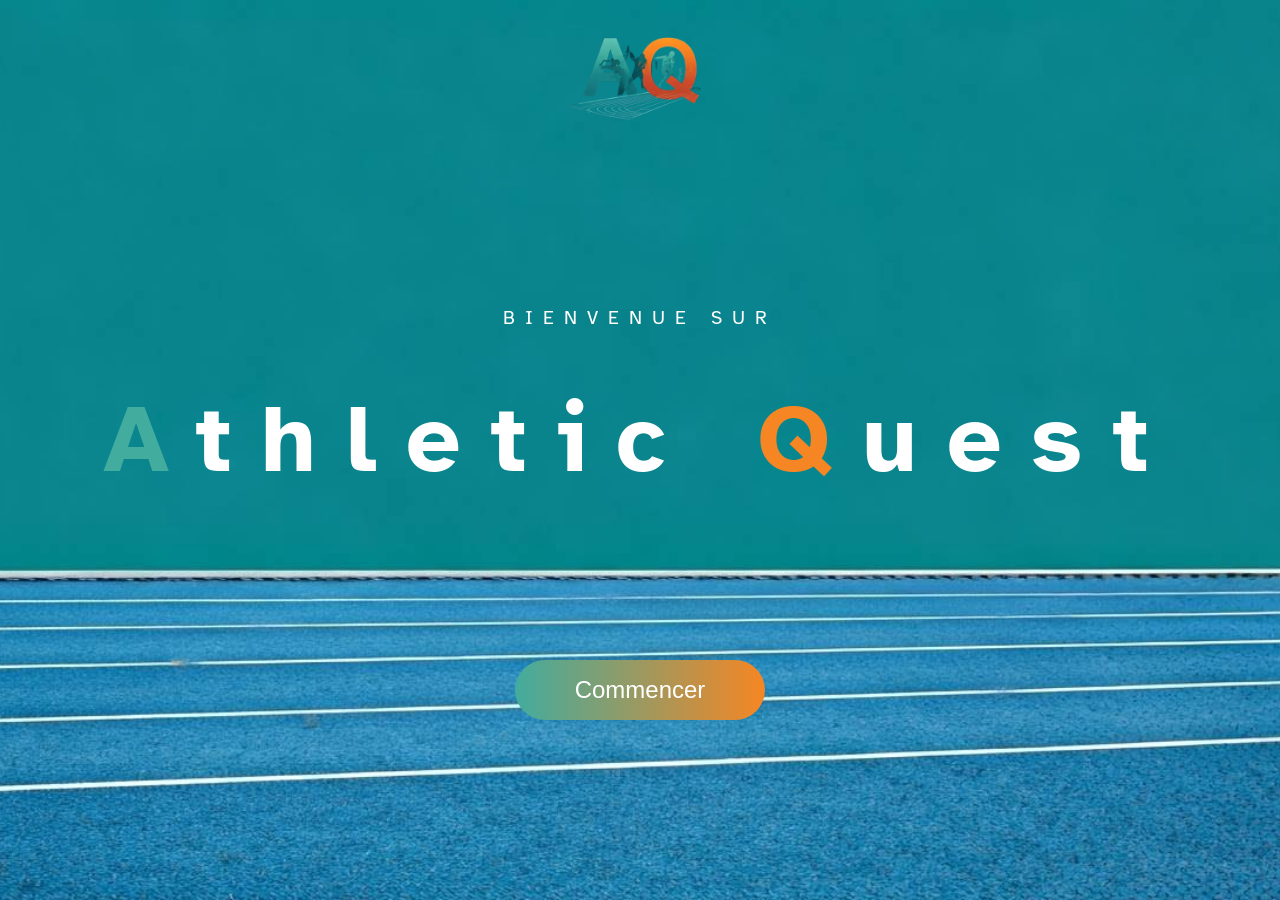
<file: index.html>
<!DOCTYPE html>
<head>
    <meta charset="UTF-8">
    <meta name="viewport" content="width=device-width, initial-scale=1.0">
    <title>Athletic Quest</title>
    <link rel="stylesheet" href="style.css">
    <script src="script.js" defer></script>
</head>
<body>

    <header>
       <header>
    <a href="index.html">
        <img src="Images/Logo projet sans fond.png" alt="Logo Athletic Quest" class="logo">
    </a>
    <div class="titre">
        <p>BIENVENUE SUR</p>
        <h1>
            <span class="bleu">A</span>thletic 
            <span class="orange">Q</span>uest
        </h1>
    </div>
</header>

    <main>
        <button id="startButton">Commencer</button>
    </main>


</body>
</html>
</file>
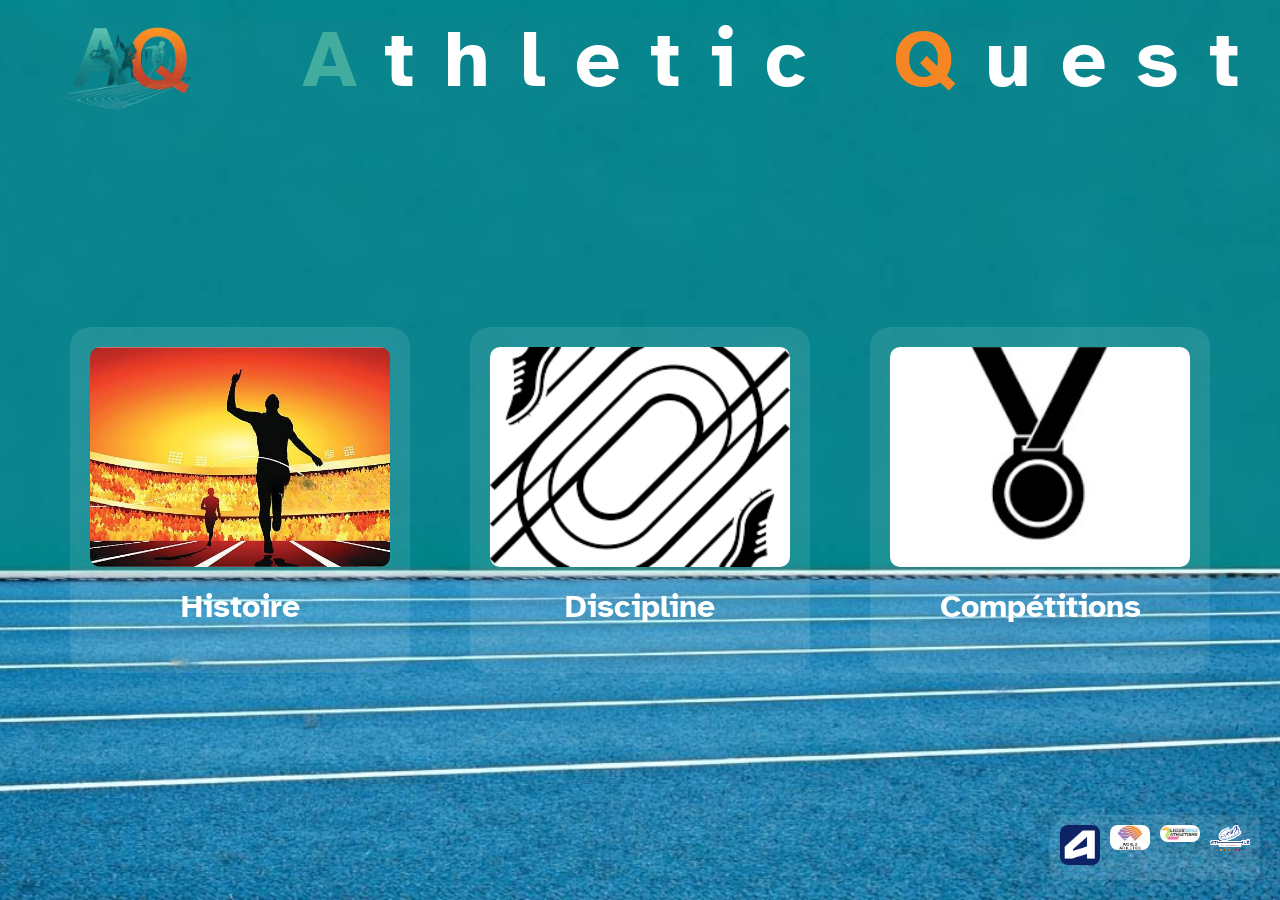
<file: page2.html>
<!DOCTYPE html>
<html lang="fr">
<head>
    <meta charset="UTF-8">
    <meta name="viewport" content="width=device-width, initial-scale=1.0">
    <title>Athletic Quest</title>
    <link rel="stylesheet" href="style.css">
    <script src="script.js" defer></script>
</head>
<body>

    <header class="header-page2">
        <a href="index.html">
            <img src="Images/Logo projet sans fond.png" alt="Logo Athletic Quest" class="logo-page2">
        </a>
        <h1 class="titre-page2">
            <span class="bleu">A</span>thletic  
            <span class="orange">Q</span>uest
        </h1>
    </header>

    <main class="flex-container">
        <section class="card histoire-card">
            <img src="Images/histoire-athletisme.jpg" alt="Histoire de l'athlétisme">
            <h2>Histoire</h2>
        </section>
        
        <section class="card discipline-card">
            <img src="Images/discipline-athle.png" alt="Disciplines de l'athlétisme">
            <h2>Discipline</h2>
        </section>
    
        <section class="card competition-card">
            <img src="Images/type-competition.png" alt="Types de compétitions">
            <h2>Compétitions</h2>
        </section>
    </main>    

    <div class="liens-container">
        <a href="https://www.athle.fr/index.aspx" target="_blank">
            <img src="Images/FFA.png" alt="Fédération Française d'Athlétisme">
        </a>
        <a href="https://worldathletics.org/" target="_blank">
            <img src="Images/World Athletics.png" alt="World Athletics">
        </a>
        <a href="https://athlelana.com/" target="_blank">
            <img src="Images/LANA.png" alt="Ligue Nouvelle-Aquitaine Athlétisme">
        </a>
        <a href="http://comite33.athle.fr/asp.net/espaces.home/home.aspx" target="_blank">
            <img src="Images/CD33.gif" alt="Comité Gironde Athlétisme">
        </a>
    </div>
    

</body>
</html>
</file>
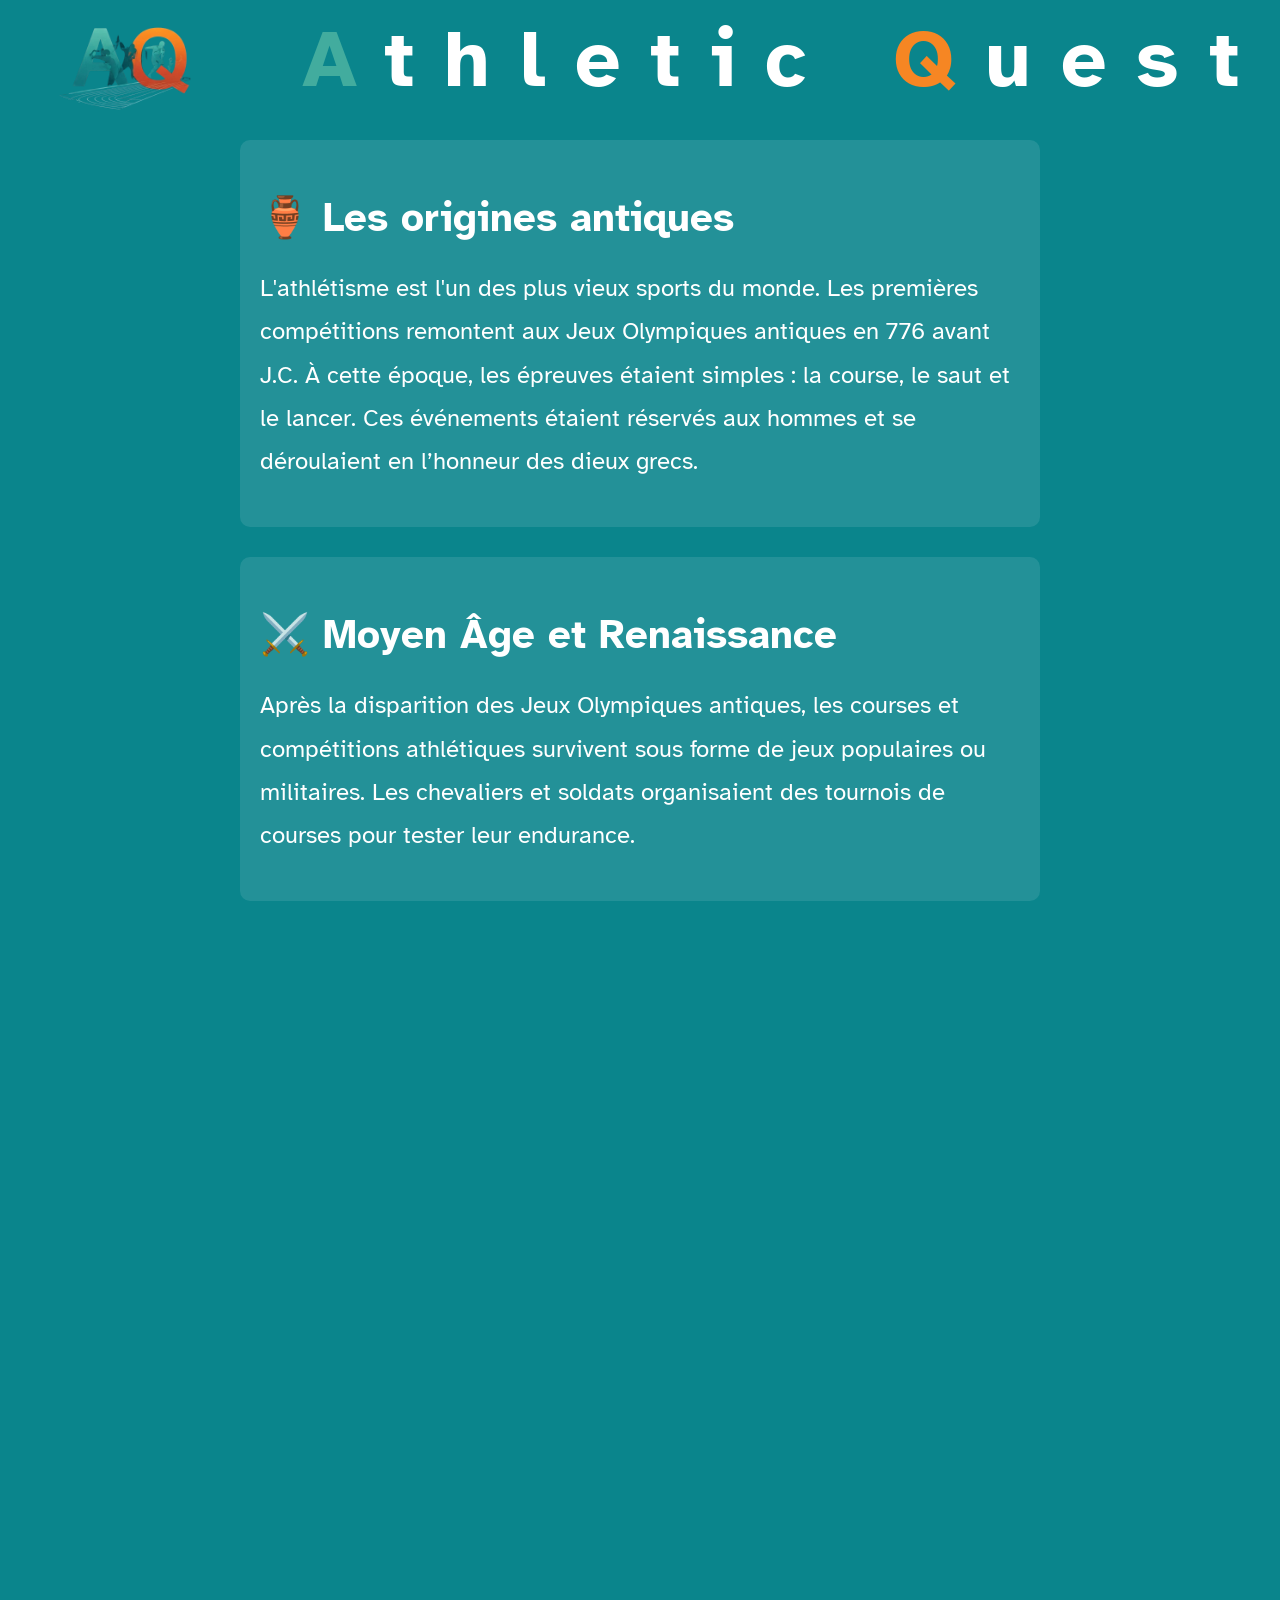
<file: page3.html>
<!DOCTYPE html >
<head>
    <meta charset="UTF-8">
    <meta name="viewport" content="width=device-width, initial-scale=1.0">
    <title>Athletic Quest - Histoire de l'Athlétisme</title>
    <link rel="stylesheet" href="style.css">
    <script src="script.js" defer></script>
</head>
<body class="Page3">

    <header class="header-page3">
        <a href="page2.html">
            <img src="Images/Logo projet sans fond.png" alt="Logo Athletic Quest" class="logo-page3">
        </a>
        <h1 class="titre-page3">
            <span class="bleu">A</span>thletic  
            <span class="orange">Q</span>uest
        </h1>
    </header>

    <main class="histoire-container">
        <section class="histoire">
            <h2>🏺 Les origines antiques</h2>
            <p>
                L'athlétisme est l'un des plus vieux sports du monde. Les premières compétitions remontent aux Jeux Olympiques antiques en 776 avant J.C.
                À cette époque, les épreuves étaient simples : la course, le saut et le lancer. Ces événements étaient réservés aux hommes et se déroulaient en l’honneur des dieux grecs.
            </p>
        </section>

        <section class="histoire">
            <h2>⚔️ Moyen Âge et Renaissance</h2>
            <p>
                Après la disparition des Jeux Olympiques antiques, les courses et compétitions athlétiques survivent sous forme de jeux populaires ou militaires.
                Les chevaliers et soldats organisaient des tournois de courses pour tester leur endurance.
            </p>
        </section>

        <section class="histoire">
            <h2>🏅 L’athlétisme moderne</h2>
            <p>
                Au XIXe siècle, l’athlétisme devient un vrai sport organisé. En 1865, la première fédération officielle, l’"Amateur Athletic Club", voit le jour.
                Les disciplines sont standardisées : sprint, courses de fond, sauts et lancers.
            </p>
        </section>

        <section class="histoire">
            <h2>🥇 L’athlétisme aux Jeux Olympiques modernes</h2>
            <p>
                En 1896, les Jeux Olympiques modernes sont créés à Athènes. L’athlétisme devient l’épreuve phare des JO.
                Les grandes stars émergent, comme Paavo Nurmi et Jim Thorpe, qui marquent l’histoire du sport.
            </p>
        </section>

        <section class="histoire">
            <h2>🔥 L’athlétisme aujourd’hui</h2>
            <p>
                Aujourd’hui, l’athlétisme est l’un des sports les plus populaires au monde. Les compétitions comme les Jeux Olympiques et les Championnats du monde attirent des millions de spectateurs.
                Des athlètes légendaires comme Usain Bolt continuent d’écrire l’histoire du sport.
            </p>
        </section>
    </main>

</body>
</html>
</file>
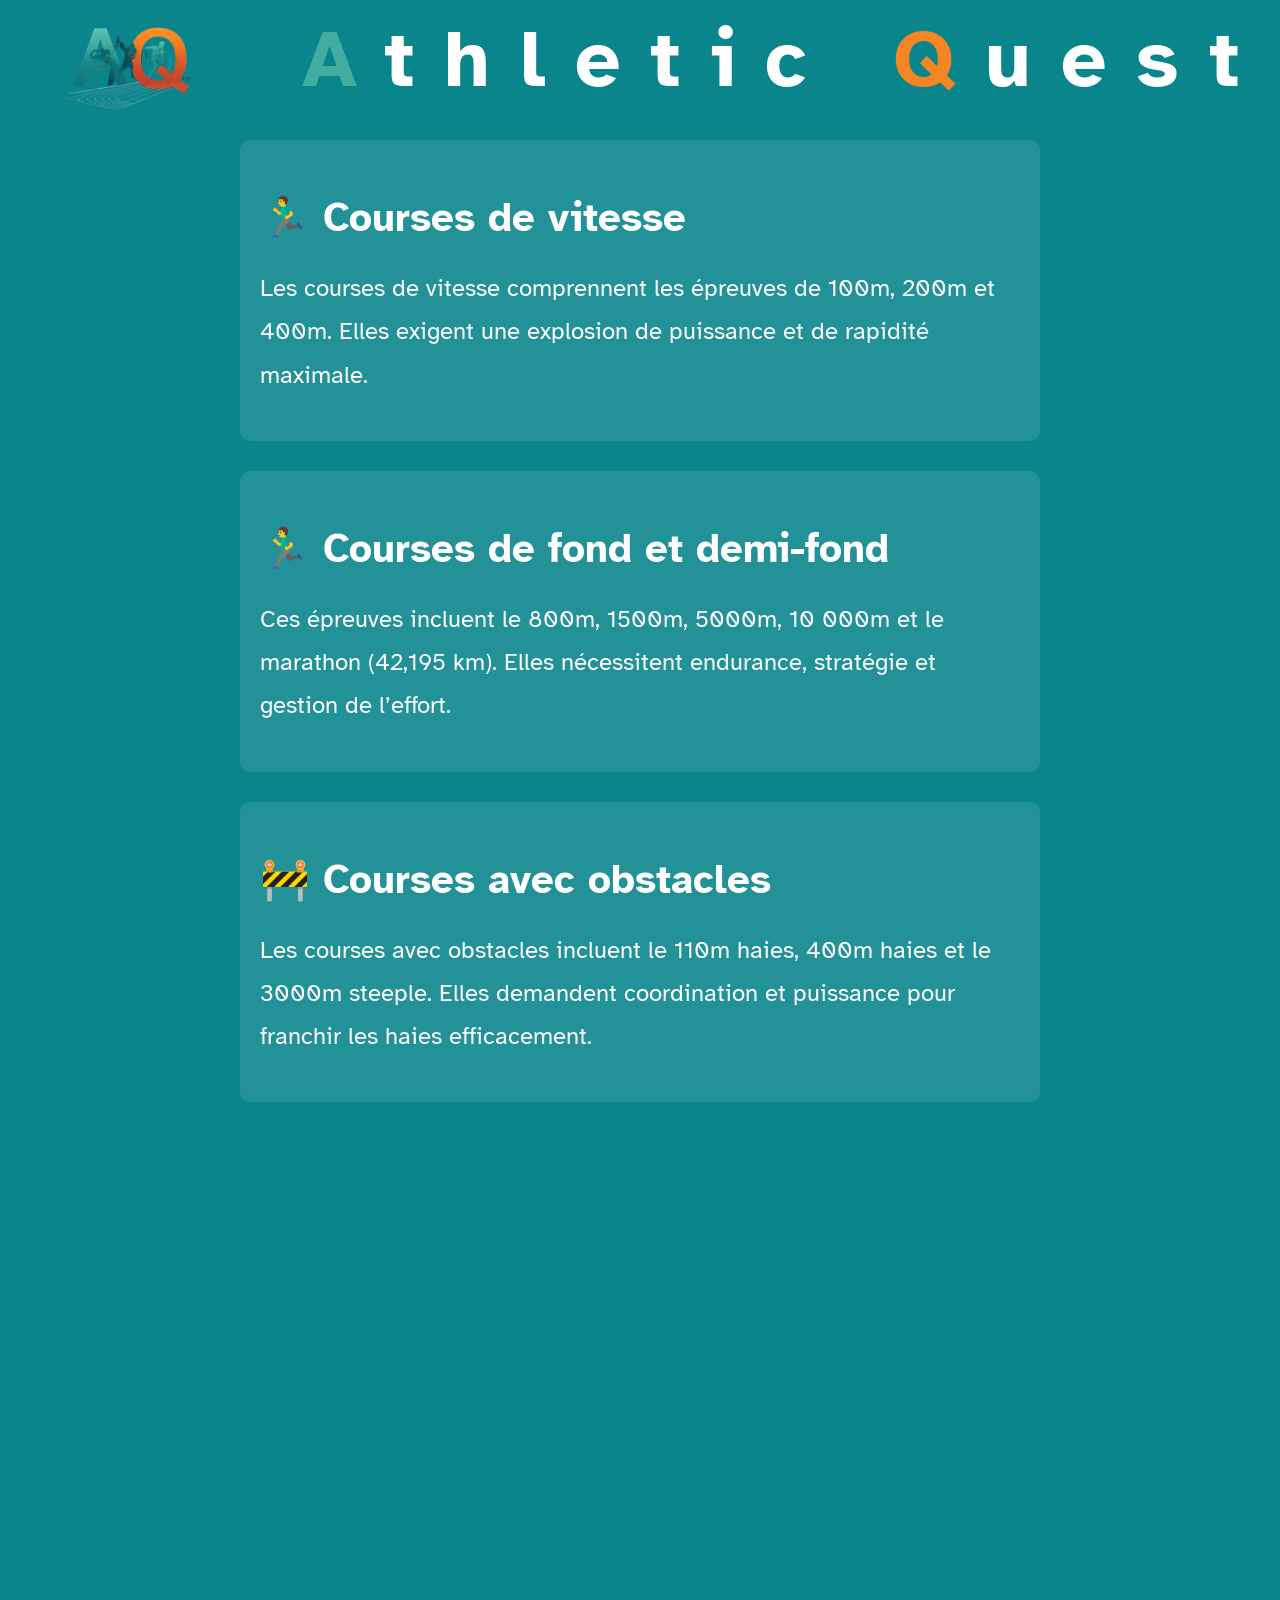
<file: page4.html>
<!DOCTYPE html>
<head>
    <meta charset="UTF-8">
    <meta name="viewport" content="width=device-width, initial-scale=1.0">
    <title>Athletic Quest - Disciplines de l'Athlétisme</title>
    <link rel="stylesheet" href="style.css">
    <script src="script.js" defer></script>
</head>
<body class="page4">

    <header class="header-page4">
        <a href="page2.html">
            <img src="Images/Logo projet sans fond.png" alt="Logo Athletic Quest" class="logo-page4">
        </a>
        <h1 class="titre-page4">
            <span class="bleu">A</span>thletic  
            <span class="orange">Q</span>uest
        </h1>
    </header>

    <main class="discipline-container">
        <section class="discipline">
            <h2>🏃‍♂️ Courses de vitesse</h2>
            <p>
                Les courses de vitesse comprennent les épreuves de 100m, 200m et 400m. Elles exigent une explosion de puissance et de rapidité maximale.
            </p>
        </section>

        <section class="discipline">
            <h2>🏃‍♂️ Courses de fond et demi-fond</h2>
            <p>
                Ces épreuves incluent le 800m, 1500m, 5000m, 10 000m et le marathon (42,195 km). Elles nécessitent endurance, stratégie et gestion de l’effort.
            </p>
        </section>

        <section class="discipline">
            <h2>🚧 Courses avec obstacles</h2>
            <p>
                Les courses avec obstacles incluent le 110m haies, 400m haies et le 3000m steeple. Elles demandent coordination et puissance pour franchir les haies efficacement.
            </p>
        </section>

        <section class="discipline">
            <h2>🏅 Sauts</h2>
            <p>
                Les disciplines de saut sont le saut en longueur, le saut en hauteur, le saut à la perche et le triple saut. Elles reposent sur explosivité et précision technique.
            </p>
        </section>

        <section class="discipline">
            <h2>🏋️ Lancers</h2>
            <p>
                Les épreuves de lancer comprennent le lancer du poids, du disque, du javelot et du marteau. Ces disciplines nécessitent force et coordination.
            </p>
        </section>

        <section class="discipline">
            <h2>🏆 Épreuves combinées</h2>
            <p>
                Le décathlon et l’heptathlon combinent plusieurs disciplines (courses, sauts, lancers) et requièrent polyvalence et endurance.
            </p>
        </section>
    </main>

</body>
</html>
</file>
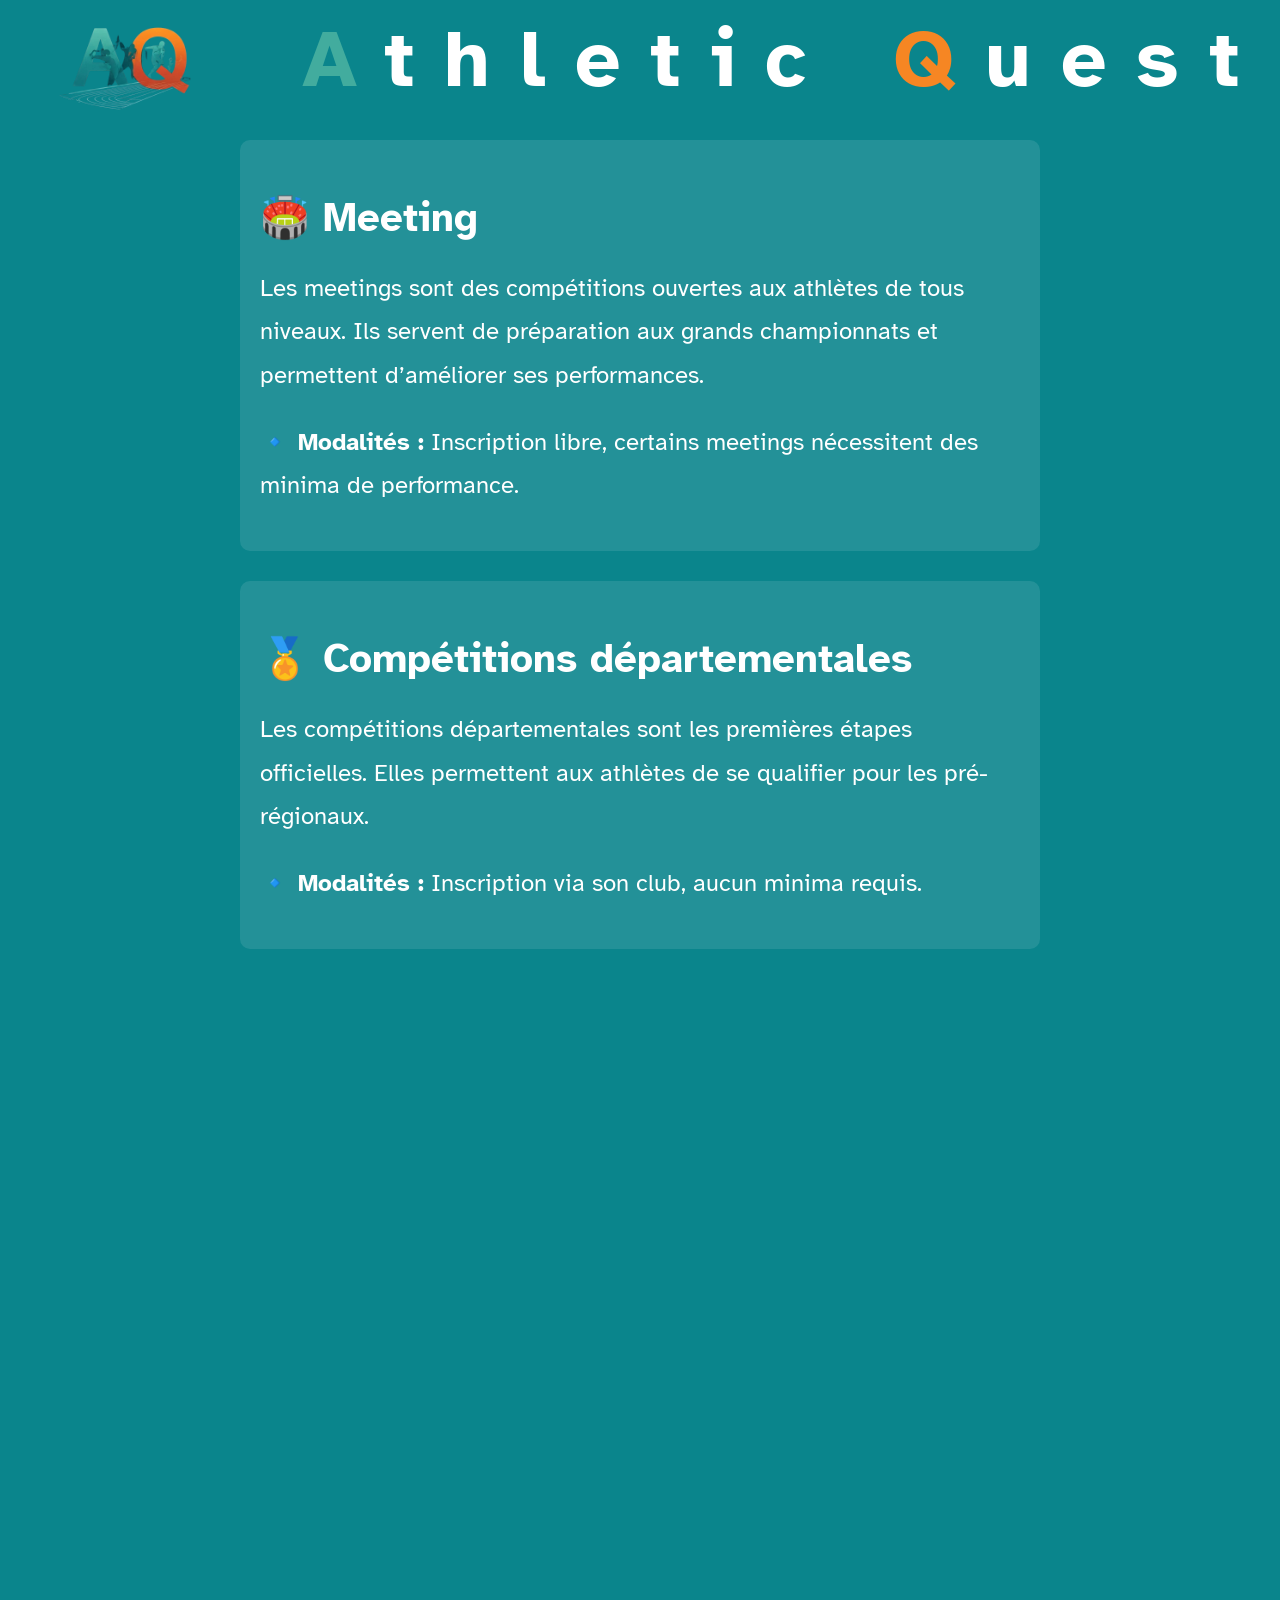
<file: page6.html>
<!DOCTYPE html>
<html lang="fr">
<head>
    <meta charset="UTF-8">
    <meta name="viewport" content="width=device-width, initial-scale=1.0">
    <title>Athletic Quest - Compétitions en Athlétisme</title>
    <link rel="stylesheet" href="style.css">
    <script src="script.js" defer></script>
</head>
<body class="page6">

    <header class="header-page6">
        <a href="page2.html">
            <img src="Images/Logo projet sans fond.png" alt="Logo Athletic Quest" class="logo-page6">
        </a>
        <h1 class="titre-page6">
            <span class="bleu">A</span>thletic  
            <span class="orange">Q</span>uest
        </h1>
    </header>

    <main class="competition-container">
        <section class="competition">
            <h2>🏟️ Meeting</h2>
            <p>
                Les meetings sont des compétitions ouvertes aux athlètes de tous niveaux. Ils servent de préparation aux grands championnats et permettent d’améliorer ses performances.
            </p>
            <p><strong>🔹 Modalités :</strong> Inscription libre, certains meetings nécessitent des minima de performance.</p>
        </section>

        <section class="competition">
            <h2>🏅 Compétitions départementales</h2>
            <p>
                Les compétitions départementales sont les premières étapes officielles. Elles permettent aux athlètes de se qualifier pour les pré-régionaux.
            </p>
            <p><strong>🔹 Modalités :</strong> Inscription via son club, aucun minima requis.</p>
        </section>

        <section class="competition">
            <h2>📍 Pré-régionaux & Régionaux</h2>
            <p>
                Ces compétitions regroupent les meilleurs athlètes des départements de la région et leur offrent une chance d’accéder au niveau national.
            </p>
            <p><strong>🔹 Modalités :</strong> Qualification aux pré-régionaux via les performances en compétition départementale.</p>
        </section>

        <section class="competition">
            <h2>🇫🇷 Championnats nationaux</h2>
            <p>
                Le niveau national rassemble les meilleurs athlètes français pour concourir dans leur discipline. C’est une étape clé pour accéder aux compétitions internationales.
            </p>
            <p><strong>🔹 Modalités :</strong> Qualification via les performances régionales.</p>
        </section>

        <section class="competition">
            <h2>🤝 Interclubs</h2>
            <p>
                Les interclubs permettent aux athlètes de représenter leur club dans une compétition par équipe. La cohésion est essentielle pour obtenir le meilleur classement possible.
            </p>
            <p><strong>🔹 Modalités :</strong> Sélection par les entraîneurs du club.</p>
        </section>

        <section class="competition">
            <h2>🇪🇺 Europe, Mondial & Jeux Olympiques</h2>
            <p>
                Les compétitions internationales regroupent les meilleurs athlètes du monde entier. Les Jeux Olympiques sont l’événement le plus prestigieux.
            </p>
            <p><strong>🔹 Modalités :</strong> Sélection dans l'équipe nationale après qualification aux championnats nationaux ou performances exceptionnelles.</p>
        </section>
    </main>

</body>
</html>
</file>
<file: style.css>
/* Importation de la police */
@import url('https://fonts.googleapis.com/css2?family=Atkinson+Hyperlegible:wght@400;700&display=swap');

/* Styles généraux */
body {
    font-family: 'Atkinson Hyperlegible', sans-serif;
    margin: 0;
    background-image: url(Images/fond.jpg);
    background-size: cover;
    background-position: center bottom;
    background-repeat: no-repeat;
    display: flex;
    flex-direction: column;
    align-items: center;
    justify-content: center;
    min-height: 100vh;
    color: white;
    text-align: center;
}
body.Page3{background-color: #0a858c;background-image: none;}

/* Logo bien positionné */
.logo {
    width: 220px;
    position: absolute;
    top: -30px; /* Remonté pour laisser de l’espace */
    left: 50%;
    transform: translateX(-50%);
    cursor: pointer;
}

/* En-tête */
header {
    display: flex;
    flex-direction: column;
    align-items: center;
    justify-content: center;
    height: 60vh;
}

.titre p {
    font-size: 1.2em;
    font-weight: normal;
    letter-spacing: 10px; /* Espacement entre les lettres */
    margin-top: 30px; /* Ajoute plus d’espace sous le logo */
    margin-bottom: 60px; /* Ajustement pour ne pas trop le coller à "Athletic Quest" */
    text-align: center;
}

/* Titres */
.titre h1 {
    font-size: 6em;
    font-weight: bold;
    text-align: center;
    margin-top: -10px;
    letter-spacing: 30px;
}

/* Couleurs spécifiques */
.bleu { color: #42ac9e; }
.orange { color: #f68623; }

#startButton {
    position: relative;
    z-index: 10;
    background: linear-gradient(to right, #42ac9e, #f68623); /* Dégradé bleu → orange */
    color: white;
    padding: 15px 30px;
    width: 250px;
    height: 60px;
    border: none;
    border-radius: 30px; 
    cursor: pointer;
    font-size: 1.5em;
    transition: transform 1.5s ease-in-out, width 1.5s ease-in-out, height 1.5s ease-in-out;
}

.expand {
   width: 100vw;
   height: 100vh;
   border-radius: 0;
   transform: scale(3);
   position: absolute;
   top: 0;
   left: 0;
   z-index: 10; 
}



/* Animation d’apparition fluide pour index */
.titre, button {
    opacity: 0;
    transform: translateY(-20px);
    animation: apparition 1s ease-in-out forwards;
}

@keyframes apparition {
    from {
        opacity: 0;
        transform: translateY(-20px);
    }
    to {
        opacity: 1;
        transform: translateY(0);
    }
}

/* Conteneur du header */
.header-page2 {
    display: flex;
    align-items: center;
    justify-content: flex-start;
    padding: 20px;
    width: 100%;
    position: absolute;
    top: 0;
    left: 0;
    z-index: 10; /* Assure qu'il est bien au-dessus */
}

/* Logo bien aligné à gauche */
.logo-page2, .logo-page3, .logo-page4, .logo-page6 {
    width: 220px;
    position: absolute;
    top: -30px; /* Remonté pour laisser de l’espace */
    left: 20px;
    cursor: pointer;
    margin-top: -10px;
}

/* Titre repositionné et agrandi */
.titre-page2, .titre-page3, .titre-page4, .titre-page6 {
    font-size: 5em; /* Taille un peu réduite pour un meilleur équilibre */
    font-weight: bold;
    text-align: center; /* Alignement du texte à gauche */
    margin-left: 250px; /* Décalage à droite pour éviter qu’il chevauche le logo */
    letter-spacing: 30px; /* Réduction de l’espacement entre les lettres */
    margin-top: -10px;
}

.flex-container {
    display: flex;
    justify-content: center;
    gap: 60px;
    align-items: flex-start;
    margin-top: 100px;
    position: relative;
}

/* Style des cartes */
.card {
    background: rgba(255, 255, 255, 0.1);
    padding: 20px;
    border-radius: 20px;
    text-align: center;
    width: 300px;
    cursor: pointer;
    transition: transform 0.3s ease, box-shadow 0.3s ease;
}

/* Images dans les cartes */
.card img {
    width: 100%;
    height: 220px;
    border-radius: 10px;
    object-fit: cover;
    
}

/* Titres des cartes */
.card h2 {
    font-size: 2em;
    margin-top: 15px;
    text-decoration: none;
    color: white;
}

/* Effet au survol sur toute la carte (image + texte) */
.card:hover {
    transform: scale(1.05);
    box-shadow: 0 4px 10px rgba(255, 255, 255, 0.3);
}
.card {
    opacity: 0;
    transform: scale(0.9);
    animation: apparition 1s ease-in-out forwards;
}

@keyframes apparition {
    from {
        opacity: 0;
        transform: scale(0.9);
    }
    to {
        opacity: 1;
        transform: scale(1);
    }
}

/* Conteneur du header sur page 3 */
.header-page3 {
    display: flex;
    align-items: center;
    justify-content: flex-start;
    padding: 20px;
    width: 100%;
    position: absolute;
    top: 0;
    left: 0;
    z-index: 10;
}


/* Conteneur du texte historique */
.histoire-container {
    display: flex;
    flex-direction: column;
    align-items: center;
    max-width: 800px;
    margin: 120px auto;
    padding: 20px;
}

/* Style des sections historiques */
.histoire {
    text-align: left;
    background: rgba(255, 255, 255, 0.1);
    padding: 20px;
    border-radius: 10px;
    margin-bottom: 30px;
}

.histoire h2 {
    font-size: 2.5em;
    margin-bottom: 15px;
}

.histoire img {
    width: 100%;
    height: auto;
    border-radius: 10px;
    margin-bottom: 10px;
}

.histoire p {
    font-size: 1.5em;
    line-height: 1.8;
}

/* Conteneur du header sur page 4 */
.header-page4 {
    display: flex;
    align-items: center;
    justify-content: flex-start;
    padding: 20px;
    width: 100%;
    position: absolute;
    top: 0;
    left: 0;
    z-index: 10;
}

/* Arrière-plan spécifique à la page 4 */
body.page4 {
    background-color: #0a858c; /* Couleur spécifique à la page 4 */
    background-image: none; /* Supprime l’image de fond */
}

/* Conteneur des disciplines */
.discipline-container {
    display: flex;
    flex-direction: column;
    align-items: center;
    max-width: 800px;
    margin: 120px auto;
    padding: 20px;
}

/* Style des sections de disciplines */
.discipline {
    text-align: left;
    background: rgba(255, 255, 255, 0.1);
    padding: 20px;
    border-radius: 10px;
    margin-bottom: 30px;
}

.discipline h2 {
    font-size: 2.5em;
    margin-bottom: 15px;
}

.discipline img {
    width: 100%;
    height: auto;
    border-radius: 10px;
    margin-bottom: 10px;
}

.discipline p {
    font-size: 1.5em;
    line-height: 1.8;
}

/* Conteneur du header sur page 6 */
.header-page6 {
    display: flex;
    align-items: center;
    justify-content: flex-start;
    padding: 20px;
    width: 100%;
    position: absolute;
    top: 0;
    left: 0;
    z-index: 10;
}


/* Arrière-plan spécifique à la page 6 */
body.page6 {
    background-color: #0a858c; /* Couleur spécifique à la page 6 */
    background-image: none; /* Supprime l’image de fond */
}

/* Conteneur des compétitions */
.competition-container {
    display: flex;
    flex-direction: column;
    align-items: center;
    max-width: 800px;
    margin: 120px auto;
    padding: 20px;
}

/* Style des sections de compétitions */
.competition {
    text-align: left;
    background: rgba(255, 255, 255, 0.1);
    padding: 20px;
    border-radius: 10px;
    margin-bottom: 30px;
}

.competition h2 {
    font-size: 2.5em;
    margin-bottom: 15px;
}

.competition img {
    width: 100%;
    height: auto;
    border-radius: 10px;
    margin-bottom: 10px;
}

.competition p {
    font-size: 1.5em;
    line-height: 1.8;
}

.histoire, .discipline, .competition {
    opacity: 0;
    transform: translateY(30px);
    transition: opacity 0.8s ease-out, transform 0.8s ease-out;
}


.liens-container {
    position: fixed;
    bottom: 20px;
    right: 20px;
    background: rgba(255, 255, 255, 0.1);
    padding: 10px; /* Réduction du padding */
    border-radius: 8px; /* Coins légèrement arrondis */
    display: flex;
    gap: 10px; /* Réduction de l'espace entre les logos */
}

.liens-container a img {
    width: 40px; /* Taille réduite des logos */
    height: auto;
    border-radius: 8px; /* Coins arrondis */
    transition: transform 0.3s ease-in-out;
}

.liens-container a img:hover {
    transform: scale(1.1);
}
</file>
